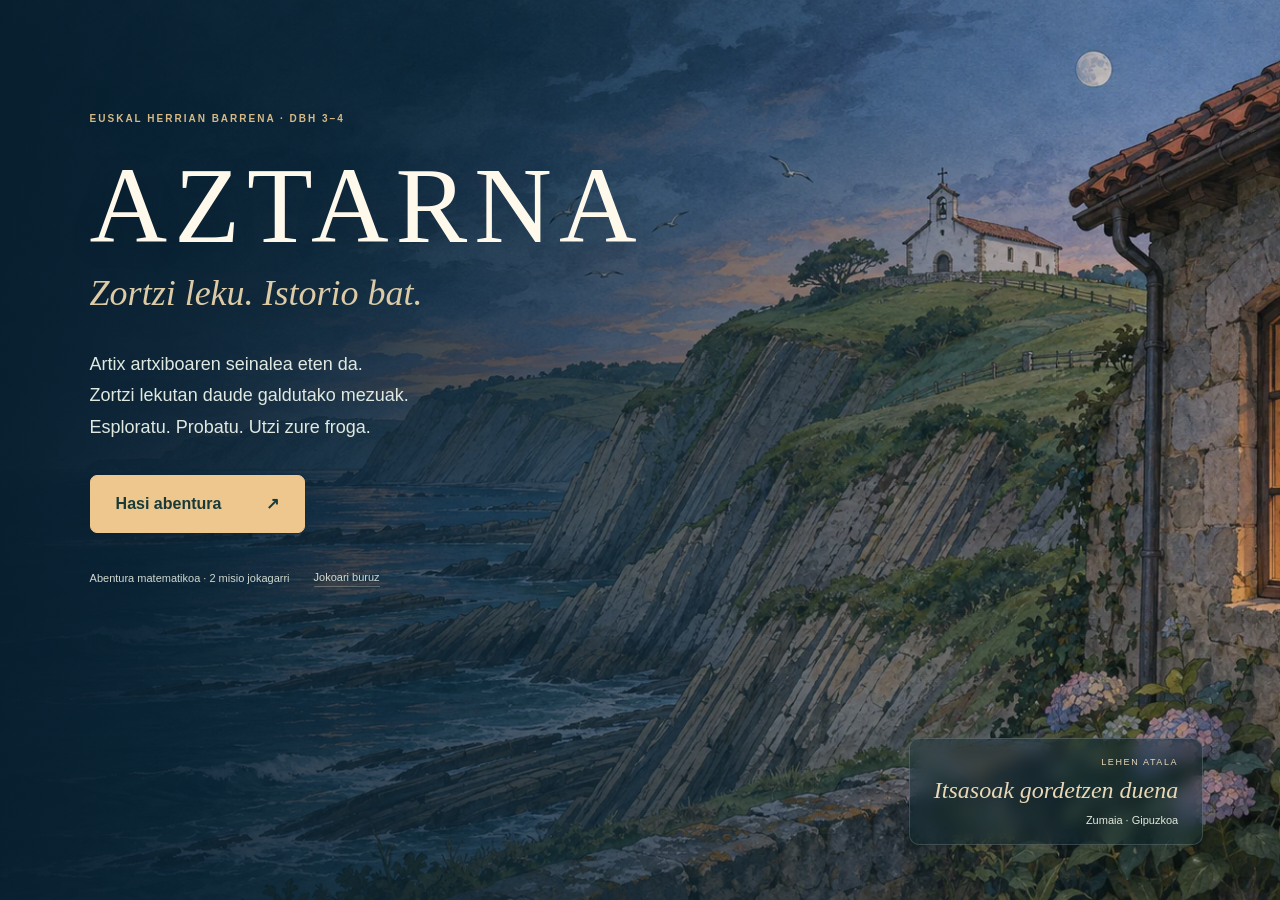
<file: index.html>
<!doctype html>
<html lang="eu"><head><meta charset="utf-8"><meta name="viewport" content="width=device-width,initial-scale=1,viewport-fit=cover"><meta name="theme-color" content="#102c30"><meta name="description" content="AZTARNA: Euskal Herrian girotutako esplorazio-abentura matematikoa. DBH 3–4."><title>AZTARNA · Abentura jokagarria</title><link rel="stylesheet" href="game.css"></head>
<body><a class="skip" href="#worldActions">Joan jokoaren ekintzetara</a>
<main id="game" aria-label="AZTARNA abentura">
<canvas id="world" role="img" aria-label="Esplorazio-agertokia. Azpiko ekintzekin eta teklatuarekin ere erabil dezakezu."></canvas>
<div class="vignette" aria-hidden="true"></div>
<header class="hud" hidden><button id="menuButton" class="wordmark">AZTARNA <span>ARTXIBOAREN LOTURAK</span></button><div class="placeTitle"><span id="chapter"></span><strong id="placeName"></strong></div><div class="hudRight"><button id="mapButton">Mapa</button><button id="journalButton" aria-label="Ireki aztarnen koadernoa">Koadernoa <span id="bagCount">0</span></button><button id="pauseButton" aria-label="Pausatu jokoa">Ⅱ</button></div></header>
<section class="objective" hidden aria-label="Uneko helburua"><span class="overline" id="phase"></span><h1 id="objective"></h1><p id="subobjective"></p><div class="progress" aria-label="Misioaren aurrerapena"><i></i><i></i><i></i><i></i><i></i><i></i></div></section>
<aside id="questRail" class="questRail" hidden aria-label="Misioko erronkak"></aside><div id="worldActions" class="actions" hidden><button id="guideButton">Uneko erronkara →</button><button id="interactButton" class="primary" disabled>Hurbildu aztarnara</button></div>
<div class="keyHelp" hidden><kbd>W A S D</kbd> edo geziak · mugitu <span> / </span> <kbd>E</kbd> ikertu <span> / </span> <kbd>Esc</kbd> pausatu</div>
<div class="dpad" hidden aria-label="Ukipen bidez mugitzeko kontrolak"><button data-dir="up" aria-label="Mugitu gora">↑</button><button data-dir="left" aria-label="Mugitu ezkerrera">←</button><button data-dir="down" aria-label="Mugitu behera">↓</button><button data-dir="right" aria-label="Mugitu eskuinera">→</button></div>
<div id="toast" role="status" class="toast" hidden></div><p id="saveWarning" role="status"></p>
<section id="titleScreen" class="titleScreen"><div class="titleImage"></div><div class="titleContent"><span class="overline">Euskal Herrian barrena · DBH 3–4</span><h1>AZTARNA</h1><p class="subtitle">Zortzi leku. Istorio bat.</p><p class="intro">Artix artxiboaren seinalea eten da.<br>Zortzi lekutan daude galdutako mezuak.<br>Esploratu. Probatu. Utzi zure froga.</p><div class="titleButtons"><button id="startButton" class="primary">Hasi abentura <span>↗</span></button><button id="continueButton" hidden>Jarraitu</button></div><div class="titleMeta"><span>Abentura matematikoa · 2 misio jokagarri</span><button id="aboutButton">Jokoari buruz</button></div></div><div class="titleCaption">LEHEN ATALA<br><strong>Itsasoak gordetzen duena</strong><span>Zumaia · Gipuzkoa</span></div></section>
<dialog id="modal" aria-labelledby="modalTitle"></dialog>
</main><script src="data.js"></script><script src="logic.js"></script><script src="world-logic.js"></script><script src="math-engine.js"></script><script src="math-data.js"></script><script src="map-data.js"></script><script src="proof.js"></script><script src="math-ui.js"></script><script src="game.js"></script></body></html>
</file>
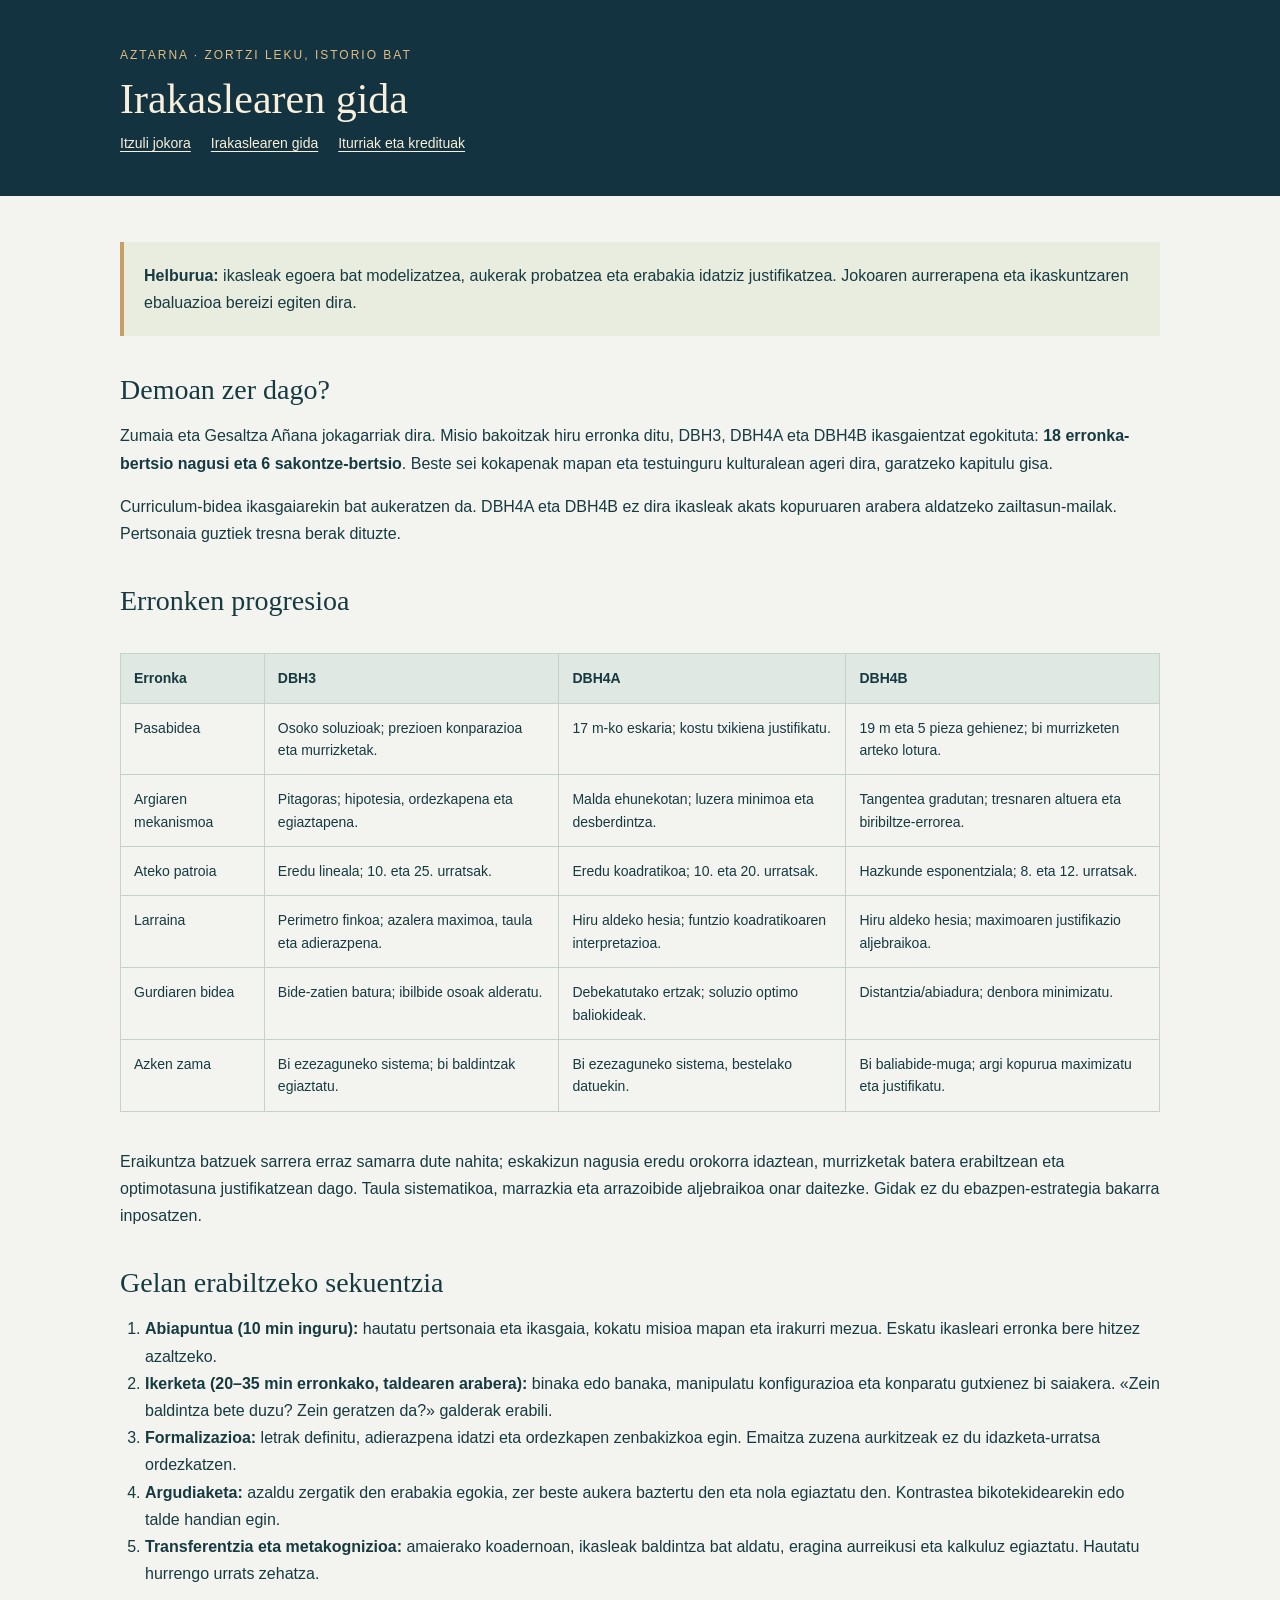
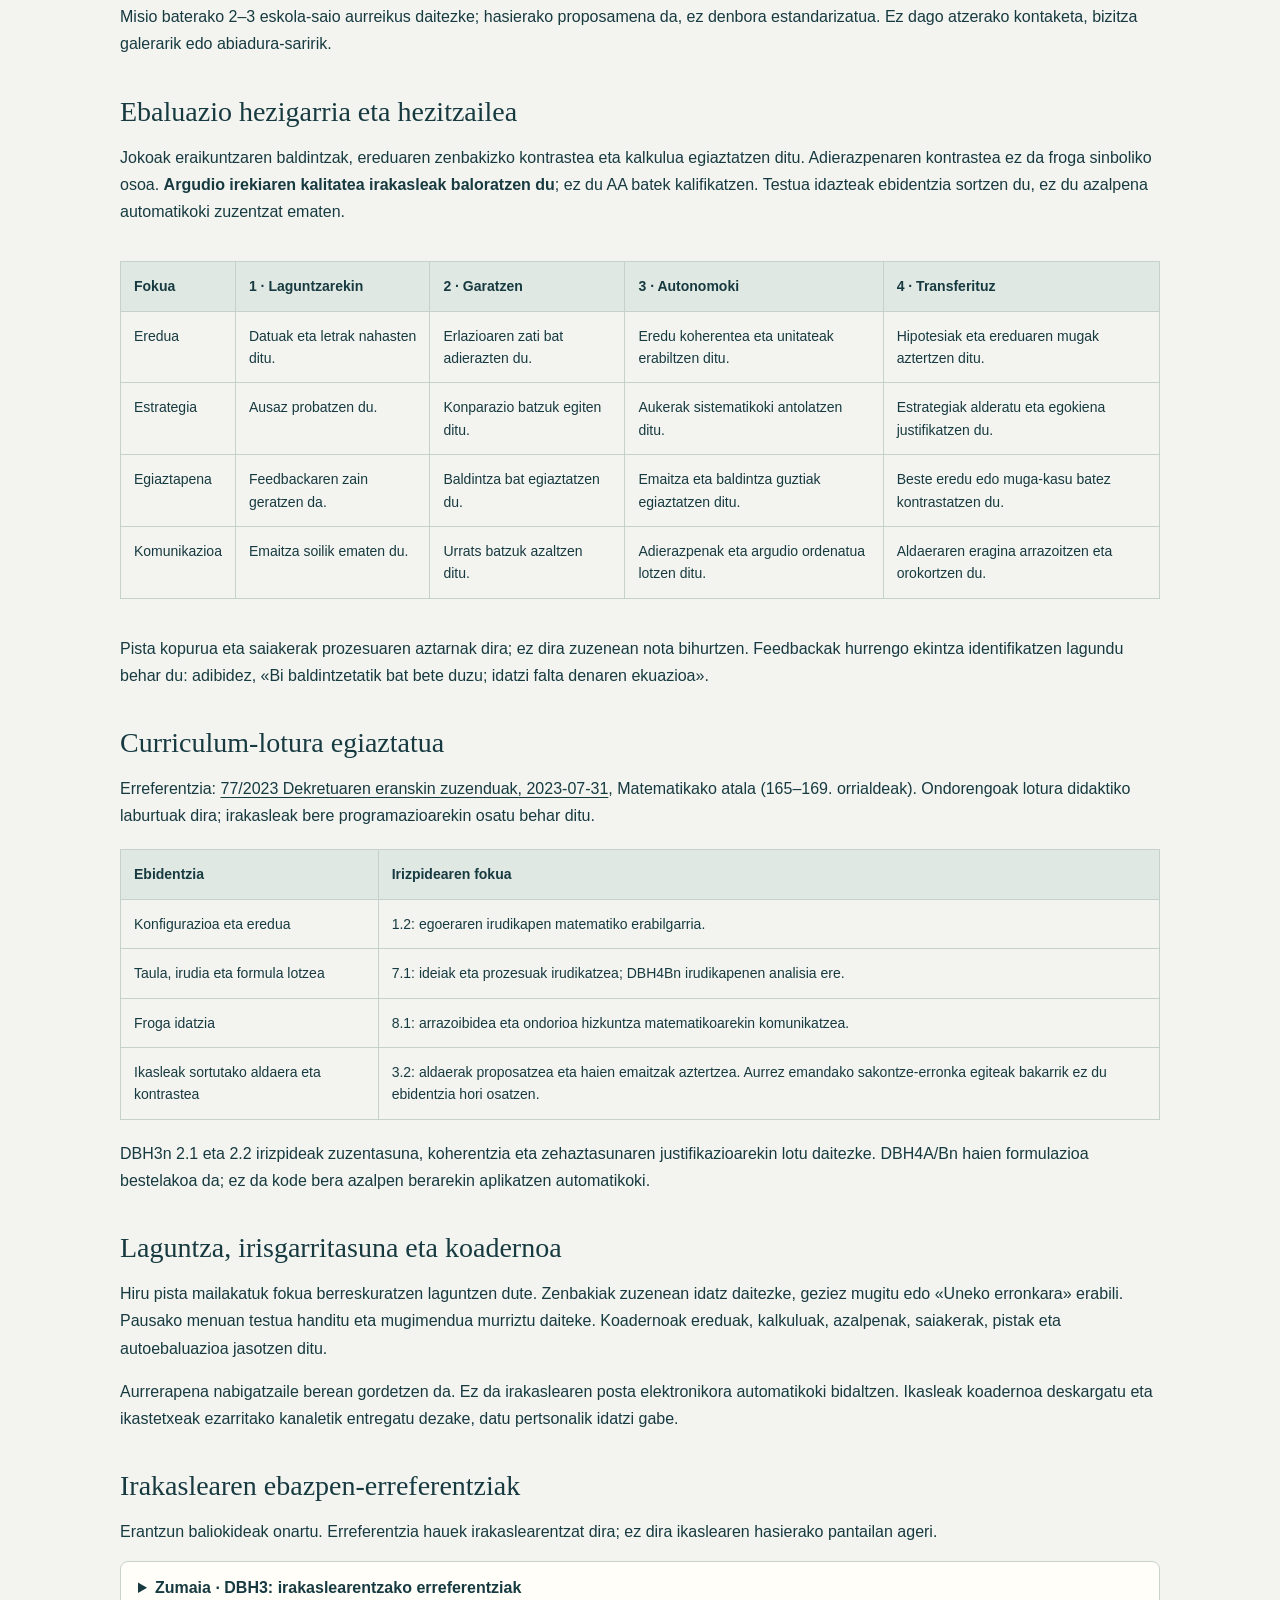
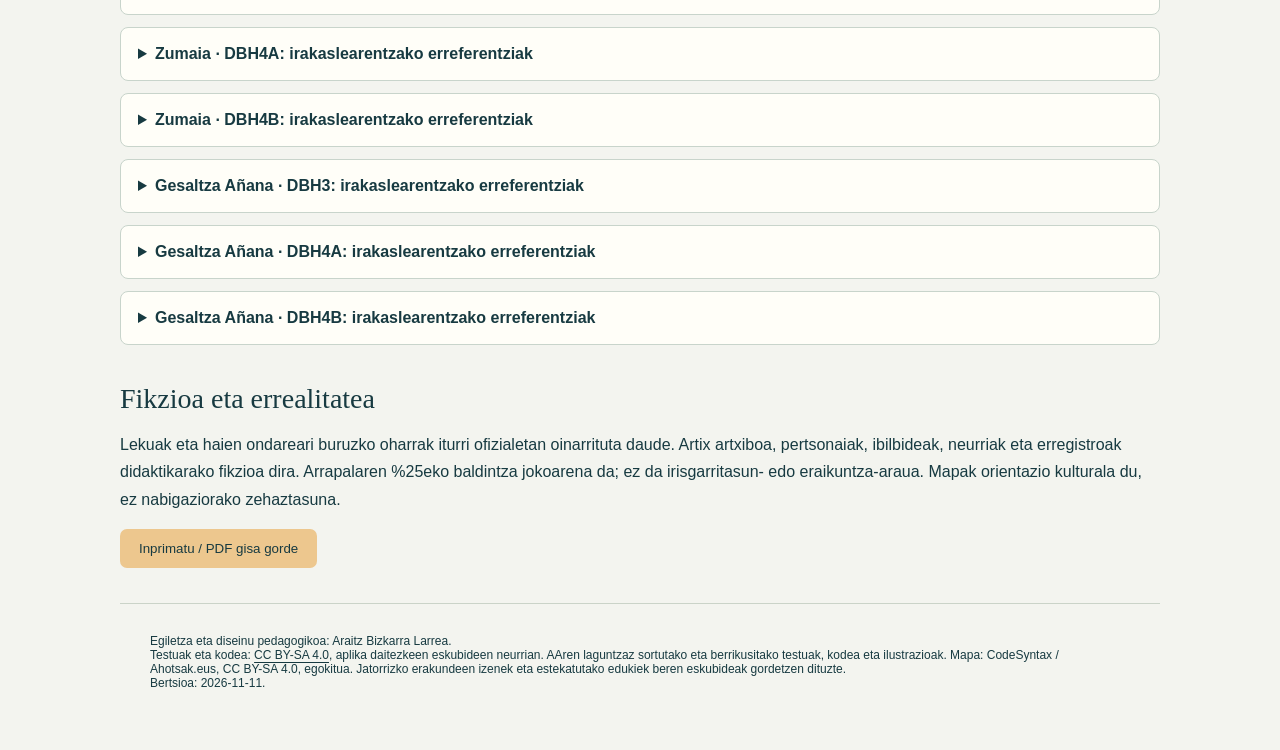
<file: gida.html>
<!doctype html><html lang="eu"><head><meta charset="utf-8"><meta name="viewport" content="width=device-width,initial-scale=1"><meta name="author" content="Araitz Bizkarra Larrea"><title>Irakaslearen gida · AZTARNA</title><style>:root{font-family:'Segoe UI',Calibri,sans-serif;color:#173a41;background:#f3f4ef}*{box-sizing:border-box}body{margin:0}header{padding:45px max(24px,calc((100vw - 1040px)/2));background:#12333f;color:#f8efdc}h1{font:42px Georgia,serif;margin:12px 0}h2{font:28px Georgia,serif;margin:38px 0 16px}h3{margin:22px 0 12px}p,li{font-size:16px;line-height:1.7}main{max-width:1100px;margin:auto;padding:30px}a{color:inherit;text-underline-offset:3px}nav{display:flex;gap:20px;font-size:14px}table{border-collapse:collapse;width:100%;margin:20px 0;font-size:14px}td,th{border:1px solid #c5d2ca;padding:13px;text-align:left;vertical-align:top;line-height:1.6}th{background:#dfe8e2}.table{overflow:auto}.note{border-left:4px solid #c99e65;background:#e9eddf;padding:20px}.eyebrow{font-size:12px;letter-spacing:2px;color:#e1bd86}.tag{font-size:12px;padding:5px 9px;background:#dfe8e1;border-radius:4px}details{border:1px solid #c8d4cb;border-radius:8px;margin:12px 0;padding:17px;background:#fffef8}summary{cursor:pointer;font-weight:600}code{font:16px 'Cambria Math',monospace;color:#254e56}footer{padding:30px;border-top:1px solid #cad3c8;margin-top:35px;font-size:12px}button{background:#edc78e;color:#173a41;border:0;border-radius:7px;padding:12px 19px;cursor:pointer}small{line-height:1.7}ol{padding-left:25px}@media print{header{background:white;color:#173a41;padding:20px}main{padding:10px}nav,button{display:none}h1{font-size:30px}h2{font-size:23px;break-after:avoid}table{font-size:11px}tr{break-inside:avoid}details{break-inside:avoid}body{background:white}}</style></head><body><header><span class="eyebrow">AZTARNA · ZORTZI LEKU, ISTORIO BAT</span><h1>Irakaslearen gida</h1><nav><a href="index.html">Itzuli jokora</a><a href="gida.html">Irakaslearen gida</a><a href="iturriak.html">Iturriak eta kredituak</a></nav></header><main><p class="note"><b>Helburua:</b> ikasleak egoera bat modelizatzea, aukerak probatzea eta erabakia idatziz justifikatzea. Jokoaren aurrerapena eta ikaskuntzaren ebaluazioa bereizi egiten dira.</p><h2>Demoan zer dago?</h2><p>Zumaia eta Gesaltza Añana jokagarriak dira. Misio bakoitzak hiru erronka ditu, DBH3, DBH4A eta DBH4B ikasgaientzat egokituta: <b>18 erronka-bertsio nagusi eta 6 sakontze-bertsio</b>. Beste sei kokapenak mapan eta testuinguru kulturalean ageri dira, garatzeko kapitulu gisa.</p><p>Curriculum-bidea ikasgaiarekin bat aukeratzen da. DBH4A eta DBH4B ez dira ikasleak akats kopuruaren arabera aldatzeko zailtasun-mailak. Pertsonaia guztiek tresna berak dituzte.</p><h2>Erronken progresioa</h2><div class="table"><table><tr><th>Erronka</th><th>DBH3</th><th>DBH4A</th><th>DBH4B</th></tr><tr><td>Pasabidea</td><td>Osoko soluzioak; prezioen konparazioa eta murrizketak.</td><td>17 m-ko eskaria; kostu txikiena justifikatu.</td><td>19 m eta 5 pieza gehienez; bi murrizketen arteko lotura.</td></tr><tr><td>Argiaren mekanismoa</td><td>Pitagoras; hipotesia, ordezkapena eta egiaztapena.</td><td>Malda ehunekotan; luzera minimoa eta desberdintza.</td><td>Tangentea gradutan; tresnaren altuera eta biribiltze-errorea.</td></tr><tr><td>Ateko patroia</td><td>Eredu lineala; 10. eta 25. urratsak.</td><td>Eredu koadratikoa; 10. eta 20. urratsak.</td><td>Hazkunde esponentziala; 8. eta 12. urratsak.</td></tr><tr><td>Larraina</td><td>Perimetro finkoa; azalera maximoa, taula eta adierazpena.</td><td>Hiru aldeko hesia; funtzio koadratikoaren interpretazioa.</td><td>Hiru aldeko hesia; maximoaren justifikazio aljebraikoa.</td></tr><tr><td>Gurdiaren bidea</td><td>Bide-zatien batura; ibilbide osoak alderatu.</td><td>Debekatutako ertzak; soluzio optimo baliokideak.</td><td>Distantzia/abiadura; denbora minimizatu.</td></tr><tr><td>Azken zama</td><td>Bi ezezaguneko sistema; bi baldintzak egiaztatu.</td><td>Bi ezezaguneko sistema, bestelako datuekin.</td><td>Bi baliabide-muga; argi kopurua maximizatu eta justifikatu.</td></tr></table></div><p>Eraikuntza batzuek sarrera erraz samarra dute nahita; eskakizun nagusia eredu orokorra idaztean, murrizketak batera erabiltzean eta optimotasuna justifikatzean dago. Taula sistematikoa, marrazkia eta arrazoibide aljebraikoa onar daitezke. Gidak ez du ebazpen-estrategia bakarra inposatzen.</p><h2>Gelan erabiltzeko sekuentzia</h2><ol><li><b>Abiapuntua (10 min inguru):</b> hautatu pertsonaia eta ikasgaia, kokatu misioa mapan eta irakurri mezua. Eskatu ikasleari erronka bere hitzez azaltzeko.</li><li><b>Ikerketa (20–35 min erronkako, taldearen arabera):</b> binaka edo banaka, manipulatu konfigurazioa eta konparatu gutxienez bi saiakera. «Zein baldintza bete duzu? Zein geratzen da?» galderak erabili.</li><li><b>Formalizazioa:</b> letrak definitu, adierazpena idatzi eta ordezkapen zenbakizkoa egin. Emaitza zuzena aurkitzeak ez du idazketa-urratsa ordezkatzen.</li><li><b>Argudiaketa:</b> azaldu zergatik den erabakia egokia, zer beste aukera baztertu den eta nola egiaztatu den. Kontrastea bikotekidearekin edo talde handian egin.</li><li><b>Transferentzia eta metakognizioa:</b> amaierako koadernoan, ikasleak baldintza bat aldatu, eragina aurreikusi eta kalkuluz egiaztatu. Hautatu hurrengo urrats zehatza.</li></ol><p>Misio baterako 2–3 eskola-saio aurreikus daitezke; hasierako proposamena da, ez denbora estandarizatua. Ez dago atzerako kontaketa, bizitza galerarik edo abiadura-saririk.</p><h2>Ebaluazio hezigarria eta hezitzailea</h2><p>Jokoak eraikuntzaren baldintzak, ereduaren zenbakizko kontrastea eta kalkulua egiaztatzen ditu. Adierazpenaren kontrastea ez da froga sinboliko osoa. <b>Argudio irekiaren kalitatea irakasleak baloratzen du</b>; ez du AA batek kalifikatzen. Testua idazteak ebidentzia sortzen du, ez du azalpena automatikoki zuzentzat ematen.</p><div class="table"><table><tr><th>Fokua</th><th>1 · Laguntzarekin</th><th>2 · Garatzen</th><th>3 · Autonomoki</th><th>4 · Transferituz</th></tr><tr><td>Eredua</td><td>Datuak eta letrak nahasten ditu.</td><td>Erlazioaren zati bat adierazten du.</td><td>Eredu koherentea eta unitateak erabiltzen ditu.</td><td>Hipotesiak eta ereduaren mugak aztertzen ditu.</td></tr><tr><td>Estrategia</td><td>Ausaz probatzen du.</td><td>Konparazio batzuk egiten ditu.</td><td>Aukerak sistematikoki antolatzen ditu.</td><td>Estrategiak alderatu eta egokiena justifikatzen du.</td></tr><tr><td>Egiaztapena</td><td>Feedbackaren zain geratzen da.</td><td>Baldintza bat egiaztatzen du.</td><td>Emaitza eta baldintza guztiak egiaztatzen ditu.</td><td>Beste eredu edo muga-kasu batez kontrastatzen du.</td></tr><tr><td>Komunikazioa</td><td>Emaitza soilik ematen du.</td><td>Urrats batzuk azaltzen ditu.</td><td>Adierazpenak eta argudio ordenatua lotzen ditu.</td><td>Aldaeraren eragina arrazoitzen eta orokortzen du.</td></tr></table></div><p>Pista kopurua eta saiakerak prozesuaren aztarnak dira; ez dira zuzenean nota bihurtzen. Feedbackak hurrengo ekintza identifikatzen lagundu behar du: adibidez, «Bi baldintzetatik bat bete duzu; idatzi falta denaren ekuazioa».</p><h2>Curriculum-lotura egiaztatua</h2><p>Erreferentzia: <a href="https://www.euskadi.eus/bopv2/datos/2023/07/2303691e.pdf">77/2023 Dekretuaren eranskin zuzenduak, 2023-07-31</a>, Matematikako atala (165–169. orrialdeak). Ondorengoak lotura didaktiko laburtuak dira; irakasleak bere programazioarekin osatu behar ditu.</p><table><tr><th>Ebidentzia</th><th>Irizpidearen fokua</th></tr><tr><td>Konfigurazioa eta eredua</td><td>1.2: egoeraren irudikapen matematiko erabilgarria.</td></tr><tr><td>Taula, irudia eta formula lotzea</td><td>7.1: ideiak eta prozesuak irudikatzea; DBH4Bn irudikapenen analisia ere.</td></tr><tr><td>Froga idatzia</td><td>8.1: arrazoibidea eta ondorioa hizkuntza matematikoarekin komunikatzea.</td></tr><tr><td>Ikasleak sortutako aldaera eta kontrastea</td><td>3.2: aldaerak proposatzea eta haien emaitzak aztertzea. Aurrez emandako sakontze-erronka egiteak bakarrik ez du ebidentzia hori osatzen.</td></tr></table><p>DBH3n 2.1 eta 2.2 irizpideak zuzentasuna, koherentzia eta zehaztasunaren justifikazioarekin lotu daitezke. DBH4A/Bn haien formulazioa bestelakoa da; ez da kode bera azalpen berarekin aplikatzen automatikoki.</p><h2>Laguntza, irisgarritasuna eta koadernoa</h2><p>Hiru pista mailakatuk fokua berreskuratzen laguntzen dute. Zenbakiak zuzenean idatz daitezke, geziez mugitu edo «Uneko erronkara» erabili. Pausako menuan testua handitu eta mugimendua murriztu daiteke. Koadernoak ereduak, kalkuluak, azalpenak, saiakerak, pistak eta autoebaluazioa jasotzen ditu.</p><p>Aurrerapena nabigatzaile berean gordetzen da. Ez da irakaslearen posta elektronikora automatikoki bidaltzen. Ikasleak koadernoa deskargatu eta ikastetxeak ezarritako kanaletik entregatu dezake, datu pertsonalik idatzi gabe.</p><h2>Irakaslearen ebazpen-erreferentziak</h2><p>Erantzun baliokideak onartu. Erreferentzia hauek irakaslearentzat dira; ez dira ikaslearen hasierako pantailan ageri.</p><details><summary>Zumaia · DBH3: irakaslearentzako erreferentziak</summary><h3>1. erronka · Eraiki pasabidea</h3><p>1 / 4 / 0 kaxa/pieza. Eredu baten adibidea: <code>2*a+3*b+5*c</code>. Egiaztatzeko balioa: 19 txanpon.</p><h3>2. erronka · Heldu argiaren arrastoari</h3><p>12 m. Eredu baten adibidea: <code>d^2+9^2</code>. Egiaztatzeko balioa: 225 m².</p><h3>3. erronka · Deszifratu artxiboko atea</h3><p>39 → 99. Eredu baten adibidea: <code>4*n-1</code>. Egiaztatzeko balioa: 99 fitxa.</p><h3>Sakontzea · Eraiki pasabidea</h3><p>1 / 5 / 0 kaxa/pieza. Eredu baten adibidea: <code>2*a+3*b+5*c</code>. Egiaztatzeko balioa: 23 txanpon.</p></details><details><summary>Zumaia · DBH4A: irakaslearentzako erreferentziak</summary><h3>1. erronka · Eraiki pasabidea</h3><p>1 / 5 / 0 kaxa/pieza. Eredu baten adibidea: <code>2*a+3*b+5*c</code>. Egiaztatzeko balioa: 23 txanpon.</p><h3>2. erronka · Malda kontrolpean</h3><p>12 m. Eredu baten adibidea: <code>100*3/d</code>. Egiaztatzeko balioa: 25 %.</p><h3>3. erronka · Deszifratu artxiboko atea</h3><p>110 → 420. Eredu baten adibidea: <code>n*(n+1)</code>. Egiaztatzeko balioa: 420 fitxa.</p><h3>Sakontzea · Eraiki pasabidea</h3><p>1 / 6 / 0 kaxa/pieza. Eredu baten adibidea: <code>2*a+3*b+5*c</code>. Egiaztatzeko balioa: 27 txanpon.</p></details><details><summary>Zumaia · DBH4B: irakaslearentzako erreferentziak</summary><h3>1. erronka · Eraiki pasabidea</h3><p>0 / 3 / 2 kaxa/pieza. Eredu baten adibidea: <code>2*a+3*b+5*c</code>. Egiaztatzeko balioa: 28 txanpon.</p><h3>2. erronka · Zuzendu argi-izpia</h3><p>36,9°. Eredu baten adibidea: <code>2+12*tan(a)</code>. Egiaztatzeko balioa: 11,01 m.</p><h3>3. erronka · Deszifratu artxiboko atea</h3><p>384 → 6144. Eredu baten adibidea: <code>3*2^(n-1)</code>. Egiaztatzeko balioa: 6144 fitxa.</p><h3>Sakontzea · Eraiki pasabidea</h3><p>0 / 4 / 2 kaxa/pieza. Eredu baten adibidea: <code>2*a+3*b+5*c</code>. Egiaztatzeko balioa: 32 txanpon.</p></details><details><summary>Gesaltza Añana · DBH3: irakaslearentzako erreferentziak</summary><h3>1. erronka · Diseinatu larraina</h3><p>7 × 7 m. Eredu baten adibidea: <code>s*(28/2-s)</code>. Egiaztatzeko balioa: 49 m².</p><h3>2. erronka · Ireki bide egokia</h3><p>S → B → C → D → T. Eredu baten adibidea: <code>a+b+c+d</code>. Egiaztatzeko balioa: 80 m.</p><h3>3. erronka · Antolatu azken zama</h3><p>6 / 4 kaxa/pieza. Eredu baten adibidea: <code>2*x+3*y</code>. Egiaztatzeko balioa: 24 kg.</p><h3>Sakontzea · Diseinatu larraina</h3><p>8 × 8 m. Eredu baten adibidea: <code>s*(32/2-s)</code>. Egiaztatzeko balioa: 64 m².</p></details><details><summary>Gesaltza Añana · DBH4A: irakaslearentzako erreferentziak</summary><h3>1. erronka · Diseinatu larraina</h3><p>10 × 5 m. Eredu baten adibidea: <code>s*(20-2*s)</code>. Egiaztatzeko balioa: 50 m².</p><h3>2. erronka · Ireki bide egokia</h3><p>S → B → C → T edo S → B → D → T. Eredu baten adibidea: <code>a+b+c+d</code>. Egiaztatzeko balioa: 90 m.</p><h3>3. erronka · Antolatu azken zama</h3><p>6 / 6 kaxa/pieza. Eredu baten adibidea: <code>4*x+7*y</code>. Egiaztatzeko balioa: 66 kg.</p><h3>Sakontzea · Diseinatu larraina</h3><p>12 × 6 m. Eredu baten adibidea: <code>s*(24-2*s)</code>. Egiaztatzeko balioa: 72 m².</p></details><details><summary>Gesaltza Añana · DBH4B: irakaslearentzako erreferentziak</summary><h3>1. erronka · Diseinatu larraina</h3><p>12 × 6 m. Eredu baten adibidea: <code>s*(24-2*s)</code>. Egiaztatzeko balioa: 72 m².</p><h3>2. erronka · Ireki bide egokia</h3><p>S → B → D → T. Eredu baten adibidea: <code>d/v</code>. Egiaztatzeko balioa: 11 min.</p><h3>3. erronka · Antolatu azken zama</h3><p>1 / 8 kaxa/pieza. Eredu baten adibidea: <code>4*x+7*y</code>. Egiaztatzeko balioa: 42 argi.</p><h3>Sakontzea · Diseinatu larraina</h3><p>14 × 7 m. Eredu baten adibidea: <code>s*(28-2*s)</code>. Egiaztatzeko balioa: 98 m².</p></details><h2>Fikzioa eta errealitatea</h2><p>Lekuak eta haien ondareari buruzko oharrak iturri ofizialetan oinarrituta daude. Artix artxiboa, pertsonaiak, ibilbideak, neurriak eta erregistroak didaktikarako fikzioa dira. Arrapalaren %25eko baldintza jokoarena da; ez da irisgarritasun- edo eraikuntza-araua. Mapak orientazio kulturala du, ez nabigaziorako zehaztasuna.</p><button onclick="window.print()">Inprimatu / PDF gisa gorde</button><footer>Egiletza eta diseinu pedagogikoa: Araitz Bizkarra Larrea.<br>Testuak eta kodea: <a href="https://creativecommons.org/licenses/by-sa/4.0/deed.eu">CC BY-SA 4.0</a>, aplika daitezkeen eskubideen neurrian. AAren laguntzaz sortutako eta berrikusitako testuak, kodea eta ilustrazioak. Mapa: CodeSyntax / Ahotsak.eus, CC BY-SA 4.0, egokitua. Jatorrizko erakundeen izenek eta estekatutako edukiek beren eskubideak gordetzen dituzte.<br>Bertsioa: 2026-11-11.</footer></main></body></html>
</file>
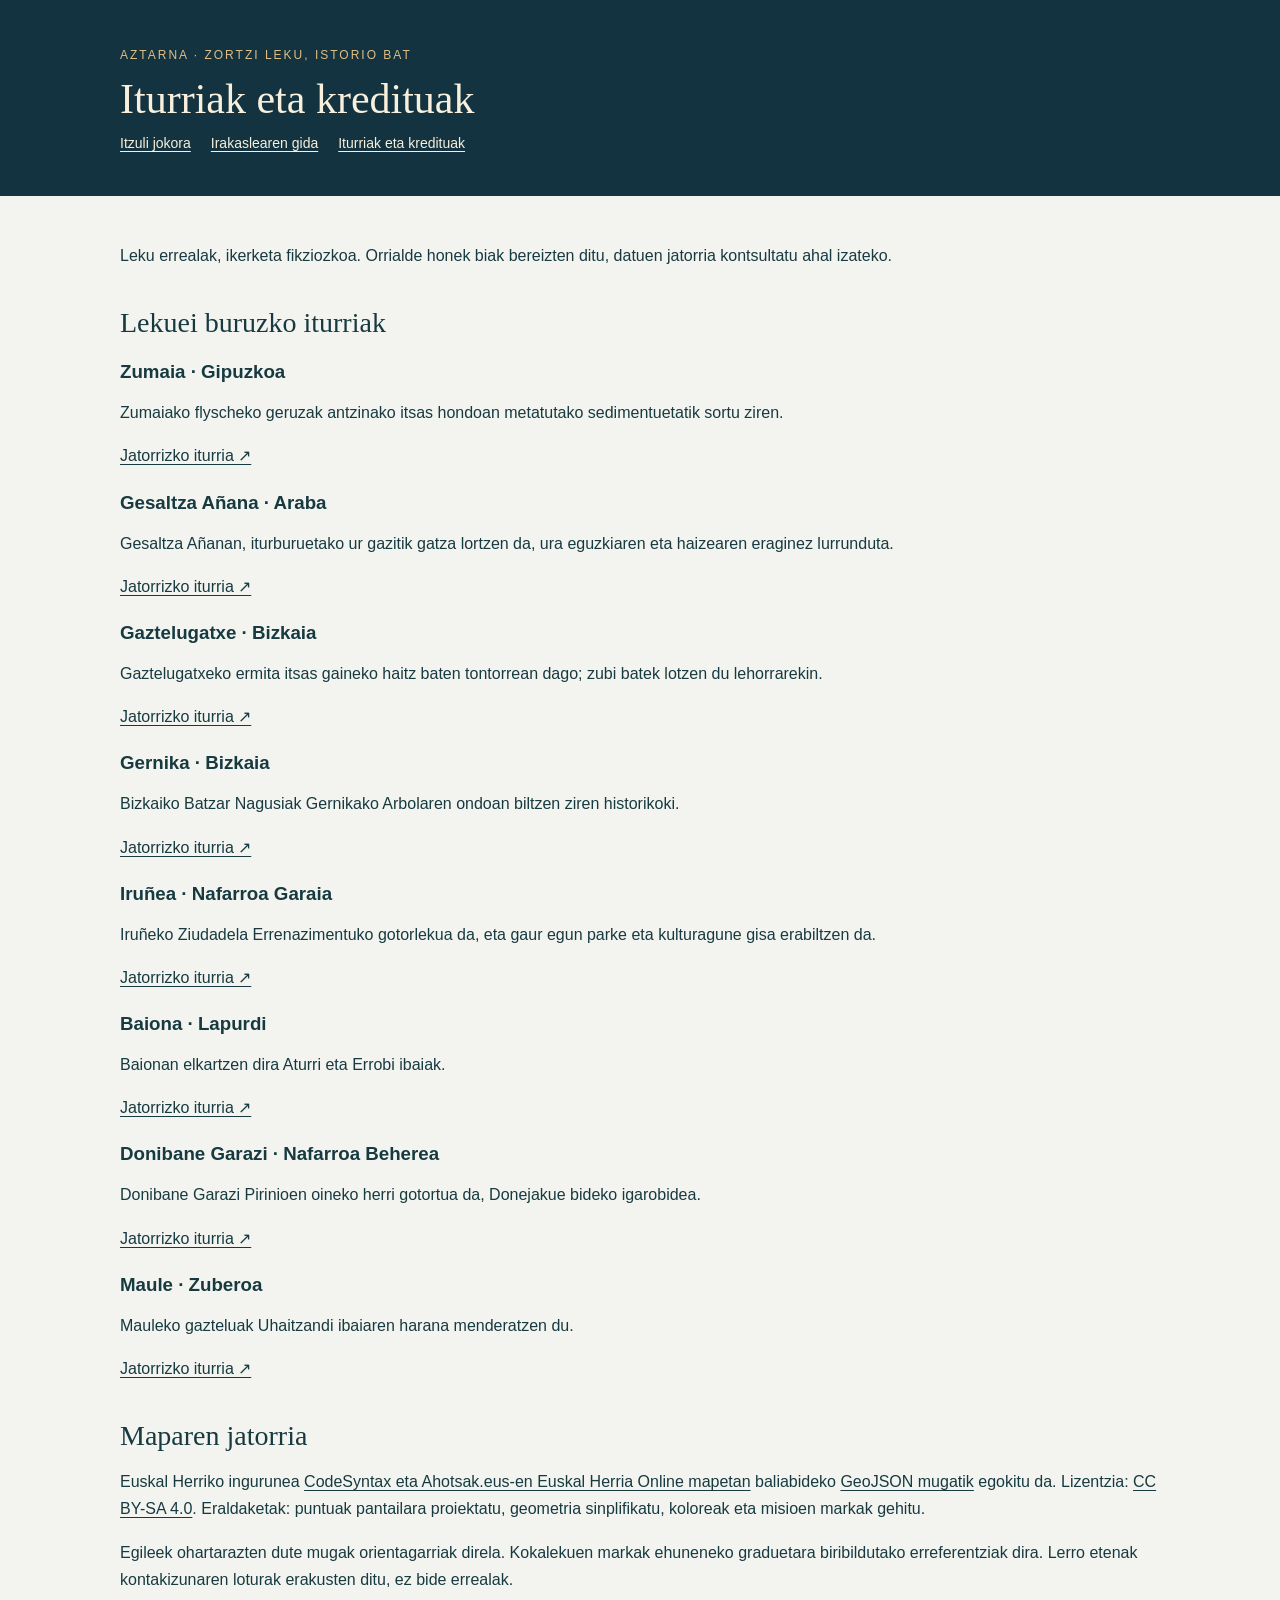
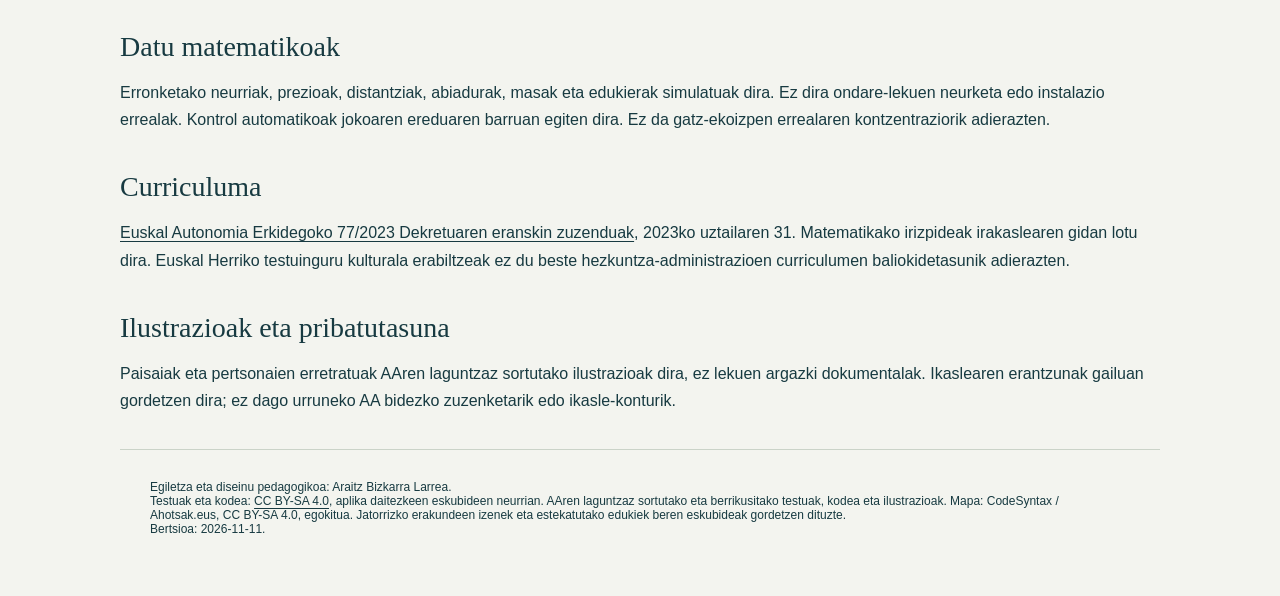
<file: iturriak.html>
<!doctype html><html lang="eu"><head><meta charset="utf-8"><meta name="viewport" content="width=device-width,initial-scale=1"><meta name="author" content="Araitz Bizkarra Larrea"><title>Iturriak eta kredituak · AZTARNA</title><style>:root{font-family:'Segoe UI',Calibri,sans-serif;color:#173a41;background:#f3f4ef}*{box-sizing:border-box}body{margin:0}header{padding:45px max(24px,calc((100vw - 1040px)/2));background:#12333f;color:#f8efdc}h1{font:42px Georgia,serif;margin:12px 0}h2{font:28px Georgia,serif;margin:38px 0 16px}h3{margin:22px 0 12px}p,li{font-size:16px;line-height:1.7}main{max-width:1100px;margin:auto;padding:30px}a{color:inherit;text-underline-offset:3px}nav{display:flex;gap:20px;font-size:14px}table{border-collapse:collapse;width:100%;margin:20px 0;font-size:14px}td,th{border:1px solid #c5d2ca;padding:13px;text-align:left;vertical-align:top;line-height:1.6}th{background:#dfe8e2}.table{overflow:auto}.note{border-left:4px solid #c99e65;background:#e9eddf;padding:20px}.eyebrow{font-size:12px;letter-spacing:2px;color:#e1bd86}.tag{font-size:12px;padding:5px 9px;background:#dfe8e1;border-radius:4px}details{border:1px solid #c8d4cb;border-radius:8px;margin:12px 0;padding:17px;background:#fffef8}summary{cursor:pointer;font-weight:600}code{font:16px 'Cambria Math',monospace;color:#254e56}footer{padding:30px;border-top:1px solid #cad3c8;margin-top:35px;font-size:12px}button{background:#edc78e;color:#173a41;border:0;border-radius:7px;padding:12px 19px;cursor:pointer}small{line-height:1.7}ol{padding-left:25px}@media print{header{background:white;color:#173a41;padding:20px}main{padding:10px}nav,button{display:none}h1{font-size:30px}h2{font-size:23px;break-after:avoid}table{font-size:11px}tr{break-inside:avoid}details{break-inside:avoid}body{background:white}}</style></head><body><header><span class="eyebrow">AZTARNA · ZORTZI LEKU, ISTORIO BAT</span><h1>Iturriak eta kredituak</h1><nav><a href="index.html">Itzuli jokora</a><a href="gida.html">Irakaslearen gida</a><a href="iturriak.html">Iturriak eta kredituak</a></nav></header><main><p>Leku errealak, ikerketa fikziozkoa. Orrialde honek biak bereizten ditu, datuen jatorria kontsultatu ahal izateko.</p><h2>Lekuei buruzko iturriak</h2><article><h3>Zumaia · Gipuzkoa</h3><p>Zumaiako flyscheko geruzak antzinako itsas hondoan metatutako sedimentuetatik sortu ziren.</p><p><a href="https://geoparkea.eus/es/ciencia-educacion/geologia" target="_blank" rel="noopener">Jatorrizko iturria ↗</a></p></article><article><h3>Gesaltza Añana · Araba</h3><p>Gesaltza Añanan, iturburuetako ur gazitik gatza lortzen da, ura eguzkiaren eta haizearen eraginez lurrunduta.</p><p><a href="https://www.vallesalado.com/sal-anana/produccion/" target="_blank" rel="noopener">Jatorrizko iturria ↗</a></p></article><article><h3>Gaztelugatxe · Bizkaia</h3><p>Gaztelugatxeko ermita itsas gaineko haitz baten tontorrean dago; zubi batek lotzen du lehorrarekin.</p><p><a href="https://www.bizkaia.eus/Kultura/Ondarea_Bizkaia/VerFichaPatrim.asp?IdMapa=25&Idioma=ca&Or=P&Tem_Codigo=2367&id=136" target="_blank" rel="noopener">Jatorrizko iturria ↗</a></p></article><article><h3>Gernika · Bizkaia</h3><p>Bizkaiko Batzar Nagusiak Gernikako Arbolaren ondoan biltzen ziren historikoki.</p><p><a href="https://jjggbizkaia.eus/es/sedes/casa-de-juntas-de-gernika" target="_blank" rel="noopener">Jatorrizko iturria ↗</a></p></article><article><h3>Iruñea · Nafarroa Garaia</h3><p>Iruñeko Ziudadela Errenazimentuko gotorlekua da, eta gaur egun parke eta kulturagune gisa erabiltzen da.</p><p><a href="https://www.visitnavarra.es/es/pamplona" target="_blank" rel="noopener">Jatorrizko iturria ↗</a></p></article><article><h3>Baiona · Lapurdi</h3><p>Baionan elkartzen dira Aturri eta Errobi ibaiak.</p><p><a href="https://www.visitbayonne.com/wp-content/uploads/2024/07/parcours_bayonne.pdf" target="_blank" rel="noopener">Jatorrizko iturria ↗</a></p></article><article><h3>Donibane Garazi · Nafarroa Beherea</h3><p>Donibane Garazi Pirinioen oineko herri gotortua da, Donejakue bideko igarobidea.</p><p><a href="https://www.en-pays-basque.fr/territoires-et-destinations/le-pays-de-saint-jean-pied-de-port/saint-jean-pied-de-port/" target="_blank" rel="noopener">Jatorrizko iturria ↗</a></p></article><article><h3>Maule · Zuberoa</h3><p>Mauleko gazteluak Uhaitzandi ibaiaren harana menderatzen du.</p><p><a href="https://www.mauleon-licharre.fr/patrimoine" target="_blank" rel="noopener">Jatorrizko iturria ↗</a></p></article><h2 id="mapa">Maparen jatorria</h2><p>Euskal Herriko ingurunea <a href="https://codesyntax.github.io/ehmapa/">CodeSyntax eta Ahotsak.eus-en Euskal Herria Online mapetan</a> baliabideko <a href="https://codesyntax.github.io/ehmapa/ehmuga.geojson">GeoJSON mugatik</a> egokitu da. Lizentzia: <a href="https://creativecommons.org/licenses/by-sa/4.0/deed.eu">CC BY-SA 4.0</a>. Eraldaketak: puntuak pantailara proiektatu, geometria sinplifikatu, koloreak eta misioen markak gehitu.</p><p>Egileek ohartarazten dute mugak orientagarriak direla. Kokalekuen markak ehuneneko graduetara biribildutako erreferentziak dira. Lerro etenak kontakizunaren loturak erakusten ditu, ez bide errealak.</p><h2>Datu matematikoak</h2><p>Erronketako neurriak, prezioak, distantziak, abiadurak, masak eta edukierak simulatuak dira. Ez dira ondare-lekuen neurketa edo instalazio errealak. Kontrol automatikoak jokoaren ereduaren barruan egiten dira. Ez da gatz-ekoizpen errealaren kontzentraziorik adierazten.</p><h2>Curriculuma</h2><p><a href="https://www.euskadi.eus/bopv2/datos/2023/07/2303691e.pdf">Euskal Autonomia Erkidegoko 77/2023 Dekretuaren eranskin zuzenduak</a>, 2023ko uztailaren 31. Matematikako irizpideak irakaslearen gidan lotu dira. Euskal Herriko testuinguru kulturala erabiltzeak ez du beste hezkuntza-administrazioen curriculumen baliokidetasunik adierazten.</p><h2>Ilustrazioak eta pribatutasuna</h2><p>Paisaiak eta pertsonaien erretratuak AAren laguntzaz sortutako ilustrazioak dira, ez lekuen argazki dokumentalak. Ikaslearen erantzunak gailuan gordetzen dira; ez dago urruneko AA bidezko zuzenketarik edo ikasle-konturik.</p><footer>Egiletza eta diseinu pedagogikoa: Araitz Bizkarra Larrea.<br>Testuak eta kodea: <a href="https://creativecommons.org/licenses/by-sa/4.0/deed.eu">CC BY-SA 4.0</a>, aplika daitezkeen eskubideen neurrian. AAren laguntzaz sortutako eta berrikusitako testuak, kodea eta ilustrazioak. Mapa: CodeSyntax / Ahotsak.eus, CC BY-SA 4.0, egokitua. Jatorrizko erakundeen izenek eta estekatutako edukiek beren eskubideak gordetzen dituzte.<br>Bertsioa: 2026-11-11.</footer></main></body></html>
</file>
<file: game.css>
:root{font-family:'Trebuchet MS','Segoe UI',sans-serif;color:#173739;background:#0e282e;font-size:16px;--paper:#f6f2e7;--ink:#163b3d;--muted:#5d716b;--gold:#e8bb7b;--line:#d5dbcc}*{box-sizing:border-box}body{margin:0}button,input,textarea,select{font:inherit}button{cursor:pointer;border:1px solid #c4cbbf;border-radius:7px;padding:12px 18px;background:#f8f4e9;color:var(--ink);line-height:1.35;touch-action:manipulation}button:hover{background:#e9dfca}button:disabled{opacity:.6;cursor:default}button:focus-visible,a:focus-visible,input:focus-visible,select:focus-visible,textarea:focus-visible{outline:3px solid #b57125;outline-offset:4px}a{color:inherit}.primary{background:var(--gold);border-color:var(--gold);font-weight:bold;color:#183b3a}.primary:hover{background:#f2cf9d}[hidden]{display:none!important}.skip{position:fixed;top:-100px;left:12px;z-index:100;background:white;padding:15px}.skip:focus{top:12px}#game{position:relative;width:100%;height:100svh;min-height:570px;overflow:hidden}#world{display:block;width:100%;height:100%;touch-action:none;outline:0}.vignette{pointer-events:none;position:absolute;inset:0;background:linear-gradient(180deg,#071f3270,transparent 35%,transparent 68%,#092a3370)}.hud{position:absolute;top:0;left:0;right:0;padding:20px 28px;display:flex;align-items:center;gap:32px;color:#fffaf0;background:linear-gradient(#092934dd,#09293400);z-index:2}.hud button{color:#f8f4df;background:#0b303a92;border:1px solid #e0e8db3c;backdrop-filter:blur(8px);font-size:13px}.wordmark{font:24px Georgia,serif!important;letter-spacing:.1em;padding:0!important;border:0!important;background:none!important;text-align:left}.wordmark span{display:block;font:8px 'Trebuchet MS',sans-serif;letter-spacing:.16em;margin-top:4px}.placeTitle{border-left:1px solid #ffffff45;padding-left:25px}.placeTitle span{display:block;font-size:9px;letter-spacing:.16em;opacity:.75;text-transform:uppercase}.placeTitle strong{display:block;font:22px Georgia,serif;margin-top:5px}.hudRight{margin-left:auto;display:flex;gap:9px}.hudRight span{margin-left:10px;background:#e4bb75;color:#183b3a;border-radius:50%;padding:3px 7px}.objective{position:absolute;top:110px;left:28px;background:#f6f2e7ee;backdrop-filter:blur(12px);padding:22px 24px;border-radius:3px 18px 18px 18px;max-width:310px;box-shadow:0 12px 40px #10272f18}.overline{font-size:10px;font-weight:bold;letter-spacing:.2em;text-transform:uppercase;color:#b27942}.objective h1{font:24px/1.15 Georgia,serif;margin:9px 0}.objective p{font-size:12px;line-height:1.6;color:#536b67;margin:8px 0 15px}.progress{display:flex;gap:5px}.progress i{height:4px;background:#d1d7c9;flex:1;border-radius:5px}.progress i.done{background:#456e5c}.progress i.current{background:#c58e4a}.actions{position:absolute;bottom:65px;left:50%;transform:translateX(-50%);display:flex;gap:10px;align-items:center;white-space:nowrap}.actions button{box-shadow:0 6px 22px #071d3640;font-size:13px;padding:14px 20px}.actions button:first-child{background:#f5f2e7e8}.keyHelp{position:absolute;bottom:24px;left:50%;transform:translateX(-50%);font-size:11px;color:#fff9e7;white-space:nowrap}.keyHelp span{padding:0 8px;opacity:.5}kbd{font:10px 'Trebuchet MS',sans-serif;letter-spacing:.08em;background:#0b2b3570;padding:5px 8px;border:1px solid #fff5;border-radius:4px}.dpad{position:absolute;bottom:74px;left:18px;display:grid;grid-template:repeat(2,42px)/repeat(3,42px);gap:3px}.dpad button{padding:0;color:#f7f0de;font-size:22px;background:#173d43c9;backdrop-filter:blur(5px);border-color:#cfddce60;user-select:none;touch-action:none}.dpad button:first-child{grid-column:2}.dpad button:nth-child(2){grid-row:2;grid-column:1}.dpad button:nth-child(3){grid-row:2;grid-column:2}.dpad button:nth-child(4){grid-row:2;grid-column:3}.toast{position:absolute;left:50%;bottom:130px;transform:translateX(-50%);color:#fff9e6;background:#143d42ed;border:1px solid #ecce9780;border-radius:8px;padding:15px 24px;font-size:14px;max-width:min(500px,85vw);text-align:center;box-shadow:0 10px 25px #08212350;pointer-events:none;z-index:5}#saveWarning{position:absolute;bottom:2px;left:10px;background:#fff4dd;font-size:11px}.titleScreen{position:absolute;inset:0;color:#fff9ec;overflow:auto}.titleImage{position:absolute;inset:0;background:linear-gradient(90deg,#071e2ed9 0%,#09253580 43%,#09253508 80%),url('assets/zumaia.webp') center/cover;animation:arrival 1.4s ease both}.titleContent{position:relative;max-width:800px;padding:clamp(65px,12vh,140px) 7vw 55px}.titleContent .overline{color:#d6b984}.titleContent h1{font:clamp(64px,8.4vw,120px)/1 Georgia,serif;letter-spacing:.03em;font-weight:normal;margin:26px 0 12px;text-shadow:0 5px 35px #0002}.subtitle{font:italic clamp(24px,3vw,36px) Georgia,serif;margin:0 0 35px;color:#ddcba6}.intro{font-size:16px;line-height:1.85;color:#e0e9e0;max-width:360px}.titleButtons{display:flex;gap:12px;margin:32px 0 35px}.titleButtons button{padding:17px 25px}.titleButtons span{margin-left:40px}.titleMeta{display:flex;gap:20px;align-items:center;font-size:11px;color:#d0d9cf}.titleMeta button{border:0;border-bottom:1px solid #d0d9cf50;border-radius:0;padding:2px 0;background:none;color:inherit;font-size:11px}.titleCaption{position:absolute;right:6%;bottom:55px;text-align:right;font-size:9px;letter-spacing:.18em;color:#e7d7b7}.titleCaption strong{display:block;font:italic 24px Georgia,serif;letter-spacing:0;margin:10px 0}.titleCaption span{font-size:11px;letter-spacing:0;color:#e0e8dd}dialog{padding:0;border:1px solid #dfdfcb;border-radius:16px;background:var(--paper);color:var(--ink);max-width:920px;width:calc(100% - 40px);max-height:92svh;box-shadow:0 30px 120px #061c2c90;overflow:auto}dialog::backdrop{background:#071f3099;backdrop-filter:blur(7px)}.modalHead{display:flex;justify-content:space-between;align-items:start;padding:27px 32px 0;gap:20px}.modalHead h2{font:30px/1.15 Georgia,serif;margin:8px 0 0}.close{padding:4px 11px;font-size:22px;background:transparent;border-color:transparent}.modalBody{padding:24px 32px 30px}p{line-height:1.65}.lead{font-size:16px;color:#526c65}.fine{font-size:12px;line-height:1.65;color:#536b63}.row{display:flex;gap:12px;flex-wrap:wrap;align-items:center;margin-top:25px}.avatarGrid{display:grid;grid-template-columns:repeat(4,1fr);gap:14px}.avatarChoice{padding:0;overflow:hidden;background:#e5e5d5;text-align:left}.portrait{display:block;height:210px;background:url('assets/pertsonaiak.webp') no-repeat;background-size:400% 100%;background-position:var(--pos) center}.avatarChoice b{display:block;padding:12px 15px}.avatarChoice[aria-pressed=true]{outline:3px solid #b77d3b;outline-offset:3px}.setupBottom{display:flex;gap:20px;align-items:end;margin-top:25px;justify-content:space-between}label{display:block;font-size:13px;font-weight:bold;margin:0 0 8px}select,input,textarea{border:1px solid #a9bcae;border-radius:6px;background:#fffdf6;color:#143a3a;padding:11px 12px}select{width:100%}textarea{width:100%;min-height:100px;line-height:1.65}input[type=radio]{accent-color:#315d50;width:17px;height:17px}.missionCards{display:grid;grid-template-columns:1fr 1fr;gap:18px}.missionCard{border-radius:10px;overflow:hidden;background:#e2e6d7;border:1px solid var(--line)}.missionPic{height:170px;background:var(--img) center/cover}.missionCopy{padding:22px}.missionCopy h3{font:25px Georgia,serif;margin:8px 0}.missionCopy p{font-size:13px;color:#52695f;min-height:42px}.badge{font-size:10px;letter-spacing:.1em;text-transform:uppercase}.dialogue{font:23px/1.55 Georgia,serif;max-width:680px}.speaker{color:#a86f32;font-size:11px;font-weight:bold;letter-spacing:.12em}.evidenceCard{border:1px solid #c7ccb9;background:#fffdf4;border-radius:8px;padding:23px;margin:20px 0;box-shadow:3px 4px 0 #e4dfce}.evidenceCard p{margin:8px 0;font-size:18px}.puzzleGrid{display:grid;grid-template-columns:.8fr 1.2fr;gap:25px}.puzzleEvidence{background:#e8ecdf;padding:20px;border-radius:9px;align-self:start}.puzzleEvidence li{font-size:13px;line-height:1.6;margin:10px 0}.puzzleEvidence ul{padding-left:17px}.puzzleEvidence h3{font-size:14px;margin:0 0 10px}.prompt{font:23px/1.3 Georgia,serif;margin:0 0 22px}fieldset{border:0;padding:0;margin:18px 0}legend{font-size:12px;font-weight:bold;margin-bottom:10px}.reason{display:flex;gap:9px;align-items:start;padding:11px;border:1px solid #d5dccb;border-radius:7px;font-size:13px;font-weight:normal;line-height:1.5;background:#faf8ef;cursor:pointer}.reason:has(input:checked){background:#e0e9d7;border-color:#72917a}.reason input{flex-shrink:0;margin-top:2px}.numberRow{display:flex;gap:12px;align-items:center}.numberRow input{width:140px}.feedback{background:#f0e4cb;border-left:3px solid #bc843f;border-radius:0 8px 8px 0;padding:15px;margin-top:18px;font-size:14px;line-height:1.6}.feedback.good{background:#dfead7;border-color:#4d7a58}.hint{padding:15px;margin-top:15px;background:#e4e8db;border-radius:8px;font-size:13px;line-height:1.6}.hint b{display:block;font-size:10px;letter-spacing:.12em;margin-bottom:5px}.miniDiagram{width:100%;height:160px;display:block;border:1px solid #cdd6c5;background:#f5f5e9;border-radius:6px}.miniDiagram text{font:12px 'Trebuchet MS',sans-serif;fill:#315348}.miniDiagram path,.miniDiagram line{fill:none;stroke:#557567;stroke-width:2}.reviewOptions{display:flex;gap:10px;flex-wrap:wrap}.reviewOptions label{font-weight:normal;display:flex;gap:5px;align-items:center;font-size:12px}.notebookEntry{border-top:1px solid #c9d3c0;padding-top:18px;margin-top:18px}.notebookEntry h3{font:22px Georgia,serif}table{width:100%;border-collapse:collapse;font-size:12px}td,th{padding:9px;text-align:left;border-bottom:1px solid #d5dccb;vertical-align:top}th{background:#e5e9db}.tableScroll{overflow:auto}.seal{text-align:center;background:#173f40;color:#fff6df;padding:28px;border-radius:10px}.seal h3{font:38px Georgia,serif;letter-spacing:.12em;color:#e7c48c;margin:15px}.seal p{font:17px/1.6 Georgia,serif;margin:10px auto;max-width:500px}.menuList{display:grid;gap:10px;max-width:420px}.menuList button{text-align:left}.previewNotice{border-left:3px solid #bc8c4e;background:#ebe6d6;padding:12px 18px;font-size:12px;line-height:1.6}.checkRow{display:flex;gap:10px;align-items:center;font-weight:normal;margin:20px 0}.checkRow input{width:20px;height:20px}.fullEnd{background:linear-gradient(#183f40ed,#183f40ef),url('assets/anana.webp') center/cover;color:#fff6df;padding:35px;border-radius:12px;text-align:center}.fullEnd h3{font:36px Georgia,serif}.fullEnd p{max-width:580px;margin:15px auto}.big{font-size:18px}.big .fine,.big .reason,.big .puzzleEvidence li{font-size:15px}.big .prompt{font-size:26px}@keyframes arrival{from{opacity:.4;transform:scale(1.025)}to{opacity:1;transform:scale(1)}}@media(pointer:fine){.dpad{display:none}}@media(max-width:720px){#game{min-height:550px}.hud{padding:16px;gap:14px}.wordmark{font-size:19px!important}.wordmark span{display:none}.placeTitle{padding-left:12px}.placeTitle strong{font-size:18px}.placeTitle span{font-size:8px}.hudRight button{padding:9px 10px;font-size:11px}.hudRight span{margin-left:3px}.objective{top:85px;left:16px;padding:16px 18px;max-width:245px}.objective h1{font-size:21px}.objective p{font-size:11px;margin:6px 0 10px}.actions{bottom:24px;width:calc(100% - 30px);justify-content:center;gap:7px}.actions button{font-size:11px;padding:12px 14px;white-space:normal}.keyHelp{display:none}.dpad{bottom:95px}.toast{bottom:150px}.titleContent{padding:90px 8% 80px}.titleContent h1{font-size:67px}.titleContent .overline{font-size:9px}.titleImage{background-position:65% center;background-image:linear-gradient(90deg,#071e2ed9,#09253570),url('assets/zumaia.webp')}.titleCaption{right:8%;bottom:24px}.titleCaption strong{font-size:18px}.titleCaption{font-size:8px}.titleMeta{font-size:10px}.titleButtons button{padding:15px 18px}.titleButtons span{margin-left:20px}dialog{width:calc(100% - 20px);max-height:94svh}.modalHead{padding:22px 20px 0}.modalHead h2{font-size:26px}.modalBody{padding:20px}.avatarGrid{grid-template-columns:repeat(2,1fr);gap:10px}.portrait{height:170px}.avatarChoice b{padding:10px}.setupBottom{align-items:stretch;flex-direction:column}.missionCards,.puzzleGrid{grid-template-columns:1fr}.missionPic{height:135px}.puzzleEvidence{padding:15px}.puzzleEvidence .miniDiagram{height:120px}.prompt{font-size:21px}.row{margin-top:20px}.titleScreen .intro{font-size:15px}.dialogue{font-size:20px}}@media(prefers-reduced-motion:reduce){*{animation:none!important;scroll-behavior:auto!important}}
/* Matematika manipulatzeko agertokiak */
dialog.activityModal{max-width:1180px}.playGoal{font:22px/1.4 Georgia,serif;margin:0 0 22px;max-width:850px}.playGrid{display:grid;grid-template-columns:minmax(0,1.45fr) minmax(290px,1fr);gap:25px;align-items:start}.playBoard{border:1px solid #c7d2bd;border-radius:12px;overflow:hidden;background:#e4e9d9}.mathScene{width:100%;display:block;height:auto;overflow:hidden}.mathScene text{font:13px 'Trebuchet MS','Segoe UI',sans-serif}.mathScene text:not([fill]){fill:#244b43}.mathScene .largeNumber{font:27px Georgia,serif}.playControls{padding:20px;background:#f6f4e9;border-top:1px solid #cbd5c0}.manipulators{display:flex;gap:15px;justify-content:center;flex-wrap:wrap}.counter label{text-align:center;font-size:11px;min-height:15px}.counter>div{display:flex;align-items:center;gap:10px}.counter button{padding:7px 12px;font-size:20px;min-width:40px}.counter output{min-width:30px;text-align:center;font-size:23px;font-variant-numeric:tabular-nums}.interactionNote{font-size:10px;text-align:center;letter-spacing:.15em;text-transform:uppercase;color:#617861;margin:0;padding:10px;background:#f1f0e3}.playAside ul{padding-left:18px;font-size:13px;line-height:1.7;margin:16px 0}.playAside li{margin:12px 0}.playAside .row{gap:7px;margin-top:16px}.playAside button{font-size:13px}.strategyLabel{margin-top:24px}.strategyLabel span{font-size:10px;font-weight:normal}.playAside textarea{min-height:75px;font-size:13px}.sliderRow{display:flex;gap:8px;align-items:center}.sliderRow input[type=range]{min-width:0;flex:1;accent-color:#577d61;padding:0}.sliderRow output{min-width:45px;font-size:20px}.sliderRow button{padding:7px 13px;font-size:20px}.mapNode{cursor:pointer;outline:none}.mapNode:focus circle{stroke:#cf943a;stroke-width:5}.nodeButtons{display:flex;justify-content:center;gap:8px}.nodeButtons button{padding:7px 12px}.trialSuccess .beam{stroke:#79a751}.trialSuccess .traveller{animation:crossBridge 1.4s ease forwards}.trialSuccess .cart{animation:moveCart 1s ease forwards}.trialSuccess .mathScene{box-shadow:inset 0 0 0 4px #4e805b}.activityModal .feedback{font-size:13px}.activityModal .fine{font-size:11px}.big .activityModal .fine,.big .playAside li{font-size:15px}@keyframes crossBridge{to{transform:translateX(430px)}}@keyframes moveCart{to{transform:translateX(45px)}}@media(max-width:850px){.playGrid{grid-template-columns:1fr}.activityModal .modalHead{padding:20px 18px 0}.activityModal .modalBody{padding:18px}.playGoal{font-size:20px}.playControls{padding:14px}.counter>div{gap:6px}.counter output{font-size:20px}.manipulators{gap:10px}.playAside ul{font-size:14px}.mathScene{max-height:360px}.playAside textarea{min-height:80px}}

.reduced *{animation:none!important;scroll-behavior:auto!important}
/* Artix: atlas, mission rail and mathematical evidence workspace. */
:root{--paper:#f7f5ef;--gold:#edc78e;--ink:#173740}button{transition:background .16s,border-color .16s,transform .16s}button:active{transform:translateY(1px)}.titleContent h1{letter-spacing:.065em}.titleImage{background-image:linear-gradient(90deg,#071e2ef0 0%,#09253595 44%,#09253512 90%),url('assets/zumaia.webp')}.titleContent .intro{font-size:18px;line-height:1.75}.titleMeta{gap:24px}.hud button{font-size:14px}.questRail{position:absolute;top:110px;right:28px;width:250px;padding:20px;background:#0d3038db;border:1px solid #b8cfc331;border-radius:15px;color:#eff3e7;backdrop-filter:blur(14px)}.questRail .overline{color:#dfc79b}.questRail button{display:flex;align-items:center;gap:12px;text-align:left;width:100%;padding:14px 0;border:0;border-bottom:1px solid #d2dfcf26;border-radius:0;color:inherit;background:transparent;font-size:12px}.questRail button span{border:1px solid #9ab5a3;border-radius:50%;width:30px;height:30px;display:grid;place-items:center;flex-shrink:0;color:#e5c78d}.questRail button:disabled{opacity:.45}.objective{border:1px solid #fff4;max-width:285px}.objective h1{font-family:'Segoe UI',sans-serif;font-weight:600;font-size:22px}.howTo{display:flex;gap:20px;margin:30px 0}.howTo span{display:flex;align-items:center;gap:9px;font-size:14px}.howTo b{color:#a26a34;border:1px solid #ba9a72;border-radius:50%;width:32px;height:32px;display:grid;place-items:center}.countInput{width:66px;min-width:0;padding:8px 4px!important;text-align:center;font-size:19px;font-weight:600;background:#fffef9!important}.counter label{font-size:12px}.counter>div{gap:6px}.countInput[aria-invalid=true]{outline:2px solid #ac493a}.sliderRow .countInput{width:78px}.atlasModal{max-width:1160px;background:#102d39;color:#edf1e9;border-color:#667e7955}.atlasModal .modalHead{padding-bottom:12px}.atlasModal .modalHead h2{font-size:30px}.atlasModal .close{color:#e8eee4}.atlasModal .modalBody{padding-top:6px}.atlasLayout{display:grid;grid-template-columns:minmax(0,1.8fr) minmax(260px,1fr);gap:27px;align-items:start}.atlas{display:block;width:100%;height:auto;max-height:56vh}.atlas text{font:600 14px 'Segoe UI',sans-serif}.atlas .mapLabel{fill:#f3ead4;paint-order:stroke;stroke:#163a42;stroke-width:5px;font-size:13px}.atlas .seaLabel{font:12px 'Segoe UI',sans-serif;letter-spacing:4px;fill:#8bb1b9}.atlas .mapSmall{fill:#9fbab8;font:11px 'Segoe UI',sans-serif}.atlas .compass{fill:#b9ccc3}.atlasPin{cursor:pointer;outline:none}.atlasPin:hover circle,.atlasPin:focus circle{stroke:#ffe8b8;stroke-width:4px}.atlasPin.selected circle{filter:drop-shadow(0 0 12px #e3bc7d66)}.mapPanel{background:#102d39;border:1px solid #a7c3b929;border-radius:10px;overflow:hidden}.mapLegend{display:flex;justify-content:center;gap:25px;padding:8px 15px 16px;font-size:11px;color:#c1d2cb}.mapLegend span{display:flex;align-items:center;gap:8px}.mapLegend i{width:9px;height:9px;border-radius:50%;background:#eac58e;display:inline-block}.mapLegend .future{background:transparent;border:1px solid #a8bbaa}.chapterPanel h3{font:37px/1.15 Georgia,serif;margin:12px 0}.chapterPanel p{font-size:14px;line-height:1.6}.chapterPanel .chapterName{font-size:18px;color:#e9c992;margin:0 0 18px}.chapterArt{width:100%;aspect-ratio:1.9;object-fit:cover;border-radius:9px;border:1px solid #ffffff25}.chapterStatus{font-size:12px;color:#b9d2c0;border-left:2px solid #ccae76;padding:7px 12px;margin:15px 0}.chapterPanel>.primary{width:100%;padding:14px}.atlasModal .fine{color:#bccdc7}.placeFact{font-size:12px;margin-top:20px;color:#c4d7d2;line-height:1.5}.placeFact summary{cursor:pointer;padding:9px 0}.placeFact p{font-size:12px}.atlasPlaces{display:flex;gap:7px;flex-wrap:wrap;margin:18px 0}.atlasPlaces button{background:#173c46;color:#c7d8cf;border-color:#9bb7ac40;font-size:11px;padding:9px 12px}.atlasPlaces button[aria-pressed=true]{background:#d6b77f;color:#15313b}.atlasFooter{border-top:1px solid #bcd2c127;padding-top:16px;display:flex;align-items:center;gap:20px;font-size:12px;color:#b8cbc7}.atlasFooter button{background:transparent;color:inherit;padding:5px;border:0;font-size:12px}.atlasFooter a{margin-left:auto}.workspaceSteps{display:flex;gap:10px;margin:0 0 18px;font-size:11px;font-weight:600;letter-spacing:.04em}.workspaceSteps span{padding:8px 12px;border-radius:6px;background:#e5e9e0;color:#536f65}.workspaceSteps .active{background:#204950;color:#fff8e9}.playGoal{font:21px/1.45 'Segoe UI',sans-serif;max-width:1000px}.playGrid{grid-template-columns:minmax(0,1.4fr) minmax(300px,1fr);gap:26px}.playBoard{background:#eef1e5}.playAside li{font-size:14px;margin:10px 0}.playAside .overline{font-size:11px}.simulation{border-top:1px solid #ced5c8;padding-top:10px}.proofSection{display:grid;grid-template-columns:.75fr 1.35fr;gap:35px;margin-top:30px;padding:28px;background:#e9eee6;border:1px solid #d0daca;border-radius:12px}.proofIntro h3{font:25px/1.3 Georgia,serif;margin:10px 0 15px}.proofIntro p{font-size:13px}.proofFields label{font-size:13px;line-height:1.6;margin:0 0 8px}.formulaInput{width:100%;font:18px 'Cambria Math','Courier New',monospace;letter-spacing:.02em;margin:0 0 20px;background:#fffef9;padding:14px}.formulaInput::placeholder{font:12px 'Segoe UI',sans-serif;letter-spacing:0;color:#71857b}.proofFields textarea{font-size:14px;min-height:110px}.proofFields>.primary{padding:15px 22px}.trialLog{margin-top:17px;font-size:12px;line-height:1.5}.trialLog summary{cursor:pointer;color:#34584a;padding:10px 0}.writtenProof{border:1px solid #c6d6c2;padding:10px 18px;border-radius:7px;margin:15px 0;background:#fffdf7}.writtenProof code{font:16px 'Cambria Math',monospace;white-space:pre-wrap}.activityModal .modalHead{position:sticky;top:0;background:#f7f5eff5;padding-bottom:16px;z-index:5;backdrop-filter:blur(8px)}.activityModal .modalHead h2{font-size:29px}.activityModal .modalBody{padding-top:8px}.activityModal .feedback{font-size:14px}.titleCaption{background:#0a2b395c;border:1px solid #ffffff29;padding:18px 24px;border-radius:10px;backdrop-filter:blur(8px)}
@media(max-width:1050px){.questRail{width:210px;right:18px}.atlasLayout{grid-template-columns:1.3fr 1fr}.atlasModal .modalBody{padding:16px}.atlas .mapLabel{font-size:14px}.proofSection{grid-template-columns:1fr;gap:10px}.proofIntro h3 br{display:none}}
@media(max-width:850px){.playGrid{grid-template-columns:1fr}.questRail{display:none!important}.atlasLayout{grid-template-columns:1fr}.atlas{max-height:none}.chapterPanel{display:grid;grid-template-columns:1fr 1fr;column-gap:18px}.chapterPanel .overline,.chapterPanel h3,.chapterPanel .chapterName,.chapterPanel>.primary,.chapterPanel .placeFact,.chapterStatus{grid-column:1/-1}.chapterArt{max-height:160px}.atlasPlaces{gap:6px}.atlasFooter{flex-wrap:wrap;gap:12px}.atlasFooter a{margin-left:0}.proofSection{padding:20px}.workspaceSteps{gap:5px;flex-wrap:wrap}.workspaceSteps span{font-size:10px;padding:7px}.activityModal .modalHead h2{font-size:23px}.hud{gap:10px}.hudRight button{font-size:11px;padding:9px}.hudRight{gap:5px}.howTo{flex-wrap:wrap}.objective{max-width:245px}.titleCaption{padding:12px 16px}.titleContent .intro{font-size:16px}}
@media(max-width:440px){.wordmark{font-size:15px!important}.placeTitle{padding-left:8px}.placeTitle strong{font-size:15px}.hudRight button{padding:8px 6px}.hudRight span{display:none}.titleMeta{flex-wrap:wrap}.proofSection{padding:15px}.countInput{width:59px}.atlasModal .modalHead h2{font-size:24px}}
@media print{.hud,.actions,.questRail,.keyHelp,.dpad,button{display:none!important}dialog{position:static;max-height:none;box-shadow:none}}
.piecePalette{display:flex;gap:10px;justify-content:center;margin:0 0 8px}.pieceToken{min-width:95px;border:2px solid #64796b;color:#fff8e8;padding:10px 15px;box-shadow:0 3px 0 #29473a40;cursor:grab}.pieceToken:active{cursor:grabbing}.pieceToken span{display:block;font-size:20px;font-weight:700}.pieceToken small{display:block;font-size:10px;margin-top:3px}.piece0{background:#997642}.piece1{background:#416d61}.piece2{background:#805b4d}.pieceToken:hover{background:#284e4d}.dragHelp{text-align:center;font-size:11px;margin:8px 0 18px}#playScene.dropReady{outline:4px solid #bf954f;outline-offset:-4px}.mathScene [data-remove-piece]{cursor:pointer}.mathScene [data-remove-piece]:hover{opacity:.7}.mathScene [data-remove-piece]:focus{outline:none;filter:drop-shadow(0 0 3px #fff)}.resizeHandle{cursor:nwse-resize;stroke-width:3px}#playScene:has(.resizeHandle){touch-action:none}.proofFields:focus-within{border-color:#a7bdab}
</file>
